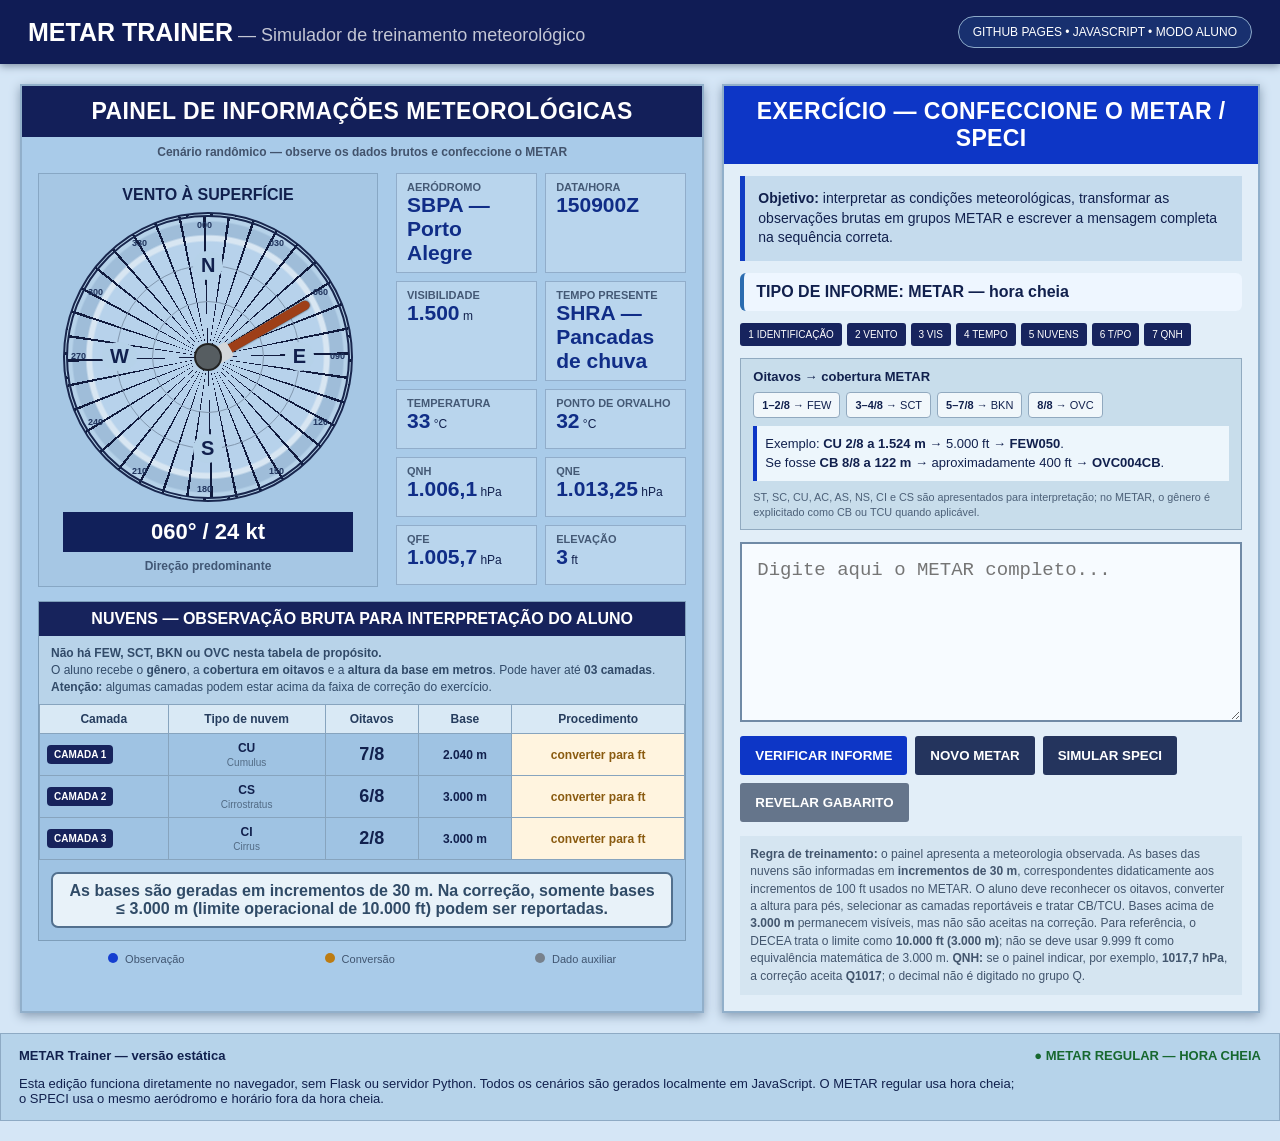
<file: index.html>
<!doctype html>
<html lang="pt-BR">
<head>
<meta charset="utf-8">
<meta name="viewport" content="width=device-width,initial-scale=1">
<title>METAR Trainer — ICEA</title>
<link rel="stylesheet" href="index.css">
</head>
<body>
<header class="top">
  <div><b>METAR TRAINER</b><span> — Simulador de treinamento meteorológico</span></div>
  <div class="badge">GITHUB PAGES • JAVASCRIPT • MODO ALUNO</div>
</header>
<main>
<section class="grid">
<article class="panel station-panel">
<div class="title">PAINEL DE INFORMAÇÕES METEOROLÓGICAS</div>
<div class="sub">Cenário randômico — observe os dados brutos e confeccione o METAR</div>
<div class="dashboard">
<div class="instrument wind"><h3>VENTO À SUPERFÍCIE</h3><div class="compass">
<div class="degree d0">000</div><div class="degree d30">030</div><div class="degree d60">060</div><div class="degree d90">090</div><div class="degree d120">120</div><div class="degree d150">150</div><div class="degree d180">180</div><div class="degree d210">210</div><div class="degree d240">240</div><div class="degree d270">270</div><div class="degree d300">300</div><div class="degree d330">330</div>
<div class="cardinal n">N</div><div class="cardinal e">E</div><div class="cardinal s">S</div><div class="cardinal w">W</div><div class="needle" id="needle"></div><div class="hub"></div></div>
<div class="readout"><b id="windRead">---</b></div><div class="variable-read" id="variableRead">Direção predominante</div></div>
<div class="cards">
<div class="metric"><span>AERÓDROMO</span><b id="airport">---</b></div><div class="metric"><span>DATA/HORA</span><b id="datetime">------Z</b></div>
<div class="metric"><span>VISIBILIDADE</span><b id="visibility">---</b><small> m</small></div><div class="metric"><span>TEMPO PRESENTE</span><b id="weather">---</b></div>
<div class="metric"><span>TEMPERATURA</span><b id="temp">---</b><small> °C</small></div><div class="metric"><span>PONTO DE ORVALHO</span><b id="dew">---</b><small> °C</small></div>
<div class="metric"><span>QNH</span><b id="qnh">---</b><small> hPa</small></div><div class="metric"><span>QNE</span><b id="qne">1013.25</b><small> hPa</small></div>
<div class="metric"><span>QFE</span><b id="qfe">---</b><small> hPa</small></div><div class="metric"><span>ELEVAÇÃO</span><b id="elevation">---</b><small> ft</small></div>
</div></div>
<div class="cloud-panel"><div class="cloud-header">NUVENS — OBSERVAÇÃO BRUTA PARA INTERPRETAÇÃO DO ALUNO</div>
<div class="cloud-help"><b>Não há FEW, SCT, BKN ou OVC nesta tabela de propósito.</b><br>O aluno recebe o <b>gênero</b>, a <b>cobertura em oitavos</b> e a <b>altura da base em metros</b>. Pode haver até <b>03 camadas</b>.<br><b>Atenção:</b> algumas camadas podem estar acima da faixa de correção do exercício.</div>
<div class="cloud-table-wrap"><table class="cloud-table"><thead><tr><th>Camada</th><th>Tipo de nuvem</th><th>Oitavos</th><th>Base</th><th>Procedimento</th></tr></thead><tbody id="cloudRows"></tbody></table></div><div id="cloudSpecial" class="cloud-special"></div></div>
<div class="legend"><span><i class="dot blue"></i> Observação</span><span><i class="dot amber"></i> Conversão</span><span><i class="dot gray"></i> Dado auxiliar</span></div>
</article>
<article class="panel exercise"><div class="title blue">EXERCÍCIO — CONFECCIONE O METAR / SPECI</div>
<div class="instruction"><b>Objetivo:</b> interpretar as condições meteorológicas, transformar as observações brutas em grupos METAR e escrever a mensagem completa na sequência correta.</div>
<div class="report-mode"><b>TIPO DE INFORME:</b> <span id="reportMode">METAR — observação regular</span></div>
<div class="sequence"><span>1 IDENTIFICAÇÃO</span><span>2 VENTO</span><span>3 VIS</span><span>4 TEMPO</span><span>5 NUVENS</span><span>6 T/PO</span><span>7 QNH</span></div>
<div class="conversion-card"><div><b>Oitavos → cobertura METAR</b></div><div class="okta-rules"><span><b>1–2/8</b> → FEW</span><span><b>3–4/8</b> → SCT</span><span><b>5–7/8</b> → BKN</span><span><b>8/8</b> → OVC</span></div><div class="conversion-example">Exemplo: <b>CU 2/8 a 1.524 m</b> → 5.000 ft → <b>FEW050</b>.<br>Se fosse <b>CB 8/8 a 122 m</b> → aproximadamente 400 ft → <b>OVC004CB</b>.</div><small>ST, SC, CU, AC, AS, NS, CI e CS são apresentados para interpretação; no METAR, o gênero é explicitado como CB ou TCU quando aplicável.</small></div>
<textarea id="answer" spellcheck="false" placeholder="Digite aqui o METAR completo..."></textarea>
<div class="actions"><button class="primary" onclick="checkAnswer()">VERIFICAR INFORME</button><button onclick="newScenario()">NOVO METAR</button><button onclick="generateSpeci()">SIMULAR SPECI</button><button class="ghost" onclick="showAnswer()">REVELAR GABARITO</button></div>
<div id="result" class="result hidden"></div><div id="speciInfo" class="training-note hidden"></div>
<div class="training-note"><b>Regra de treinamento:</b> o painel apresenta a meteorologia observada. As bases das nuvens são informadas em <b>incrementos de 30 m</b>, correspondentes didaticamente aos incrementos de 100 ft usados no METAR. O aluno deve reconhecer os oitavos, converter a altura para pés, selecionar as camadas reportáveis e tratar CB/TCU. Bases acima de <b>3.000 m</b> permanecem visíveis, mas não são aceitas na correção. Para referência, o DECEA trata o limite como <b>10.000 ft (3.000 m)</b>; não se deve usar 9.999 ft como equivalência matemática de 3.000 m. <b>QNH:</b> se o painel indicar, por exemplo, <b>1017,7 hPa</b>, a correção aceita <b>Q1017</b>; o decimal não é digitado no grupo Q.</div>
</article></section>
<section class="footer-card"><div><b>METAR Trainer — versão estática</b><p>Esta edição funciona diretamente no navegador, sem Flask ou servidor Python. Todos os cenários são gerados localmente em JavaScript. O METAR regular usa hora cheia; o SPECI usa o mesmo aeródromo e horário fora da hora cheia.</p></div><div class="status" id="status">● CENÁRIO ATIVO</div></section>
</main>
<script src="app.js"></script>
</body></n</html>
</file>
<file: index.css>
*{box-sizing:border-box}
body{margin:0;background:#d5e6f6;color:#11204d;font-family:Arial,Helvetica,sans-serif}
.top{min-height:64px;background:#101c55;color:#fff;display:flex;justify-content:space-between;align-items:center;padding:0 28px;font-size:18px;box-shadow:0 2px 8px #7c8ca0;gap:20px}.top b{font-size:25px}.top span{opacity:.75}.badge{font-size:12px;border:1px solid #8ca9c8;border-radius:20px;padding:8px 14px;background:#18306f;white-space:nowrap}
.grid{display:grid;grid-template-columns:1.12fr .88fr;gap:18px;padding:20px;max-width:1550px;margin:auto}.panel{background:#a9cbe9;border:2px solid #91afca;box-shadow:0 3px 10px #879bb1;padding:0 16px 16px}.title{margin:0 -16px 8px;padding:12px 15px;background:#131f59;color:white;text-align:center;font-size:23px;font-weight:800;letter-spacing:.4px}.title.blue{background:#0d36c6}.sub{text-align:center;font-size:12px;font-weight:bold;color:#42536c;margin:8px 0 14px}
.dashboard{display:grid;grid-template-columns:340px 1fr;gap:18px}.instrument{background:#a6c7e4;border:1px solid #87a7c4;padding:12px;text-align:center}.instrument h3{font-size:16px;margin:0 0 8px}.compass{position:relative;width:290px;height:290px;margin:auto;border-radius:50%;border:5px double #18264d;background:repeating-conic-gradient(from -2deg,#111b3e 0 1deg,transparent 1deg 10deg),radial-gradient(circle,#b7d2eb 0 58%,#d8e6f2 59% 61%,#9fbdd9 62% 68%,#b6d2e9 69%)}.compass:before,.compass:after{content:"";position:absolute;inset:17%;border:1px solid #8297ae;border-radius:50%}.compass:after{inset:30%}
.degree{position:absolute;font-size:9px;font-weight:bold;color:#21355e;z-index:2}.d0{top:3px;left:calc(50% - 11px)}.d30{top:21px;right:64px}.d60{top:70px;right:20px}.d90{right:3px;top:calc(50% - 6px)}.d120{right:20px;bottom:70px}.d150{right:64px;bottom:21px}.d180{bottom:3px;left:calc(50% - 11px)}.d210{bottom:21px;left:64px}.d240{bottom:70px;left:20px}.d270{left:3px;top:calc(50% - 6px)}.d300{top:70px;left:20px}.d330{top:21px;left:64px}
.cardinal{position:absolute;font-size:20px;font-weight:bold;background:#b6d2e9;padding:3px 8px;border-radius:50%;z-index:2}.n{top:34px;left:calc(50% - 15px)}.e{right:34px;top:calc(50% - 15px)}.s{bottom:34px;left:calc(50% - 15px)}.w{left:34px;top:calc(50% - 15px)}
.needle{position:absolute;width:9px;height:116px;left:calc(50% - 4.5px);top:28px;background:#9e3f18;border-radius:8px 8px 3px 3px;transform-origin:50% 100%;box-shadow:0 0 2px #111;z-index:3;transition:transform .55s cubic-bezier(.2,.8,.2,1)}.needle:after{content:"";position:absolute;bottom:-5px;left:-4px;width:17px;height:30px;background:#d3d7db;border-radius:3px}.hub{position:absolute;z-index:5;left:calc(50% - 14px);top:calc(50% - 14px);width:28px;height:28px;border-radius:50%;background:#565d61;border:2px solid #222}.readout{font-size:22px;background:#11205a;color:white;margin:10px 12px 0;padding:7px}.variable-read{font-size:12px;font-weight:bold;color:#415775;margin-top:7px;min-height:15px}
.cards{display:grid;grid-template-columns:1fr 1fr;gap:8px;align-content:start}.metric{background:#b9d5ed;border:1px solid #91adca;min-height:60px;padding:7px 10px}.metric span{display:block;font-size:11px;color:#445975;font-weight:bold}.metric b{font-size:21px;color:#102d87}.metric small{font-size:12px}
.cloud-panel{margin-top:14px;background:#9fc3e3;border:1px solid #7e9eba}.cloud-header{background:#17235c;color:#fff;text-align:center;padding:8px;font-weight:bold}.cloud-help{padding:9px 12px;font-size:12px;line-height:1.4;color:#314a68;background:#b8d3e9}.cloud-table-wrap{overflow-x:auto}.cloud-table{width:100%;border-collapse:collapse;font-size:12px}.cloud-table th{background:#d9e9f5;color:#263d5e;padding:7px;border:1px solid #87a4be}.cloud-table td{padding:7px;border:1px solid #87a4be;text-align:center;vertical-align:middle}.cloud-table td:first-child{text-align:left}.cloud-table td small{display:block;color:#526b85;font-size:10px;margin-top:2px}.oktas{font-size:18px}.amount{font-weight:800;background:#edf5fb;padding:4px 7px;border-radius:4px}.conversion{background:#d7e8f4}.conversion small{font-size:10px}.cloud-table code{font-size:17px;font-weight:800;background:#17235c;color:#fff;padding:5px 8px;border-radius:4px}.cloud-special{padding:12px;text-align:center}.cloud-chip{display:inline-block;background:#edf5fb;border:2px solid #5e7896;padding:8px 12px;border-radius:7px;font-weight:800}.cloud-chip.warning{border-color:#a36c18;background:#fff2d9}
.legend{display:flex;justify-content:space-around;margin-top:12px;font-size:11px;color:#405570}.dot{display:inline-block;width:10px;height:10px;border-radius:50%;margin-right:4px}.dot.blue{background:#153ed0}.dot.amber{background:#bd7c12}.dot.gray{background:#77818c}
.exercise{background:#e2eef8}.instruction{background:#c5dbed;border-left:5px solid #123dc4;padding:13px;margin:12px 0;font-size:14px;line-height:1.4}.sequence{display:flex;flex-wrap:wrap;gap:5px;margin:10px 0}.sequence span{background:#17245e;color:#fff;font-size:10px;padding:6px 8px;border-radius:3px}.conversion-card{background:#c8ddeb;border:1px solid #91aac0;padding:10px 12px;margin:12px 0;font-size:13px}.okta-rules{display:flex;flex-wrap:wrap;gap:6px;margin:8px 0}.okta-rules span{background:#f1f7fb;border:1px solid #91a9bf;padding:6px 8px;border-radius:4px;font-size:11px}.conversion-card small{color:#4c6078}
textarea{width:100%;height:180px;resize:vertical;border:2px solid #708aa6;background:#f7fbff;padding:15px;font-family:monospace;font-size:19px;color:#10204c;outline:none}textarea:focus{border-color:#153ed0}.actions{display:flex;gap:8px;flex-wrap:wrap;margin-top:10px}button{border:0;background:#24345d;color:#fff;padding:12px 15px;font-weight:bold;cursor:pointer;border-radius:3px}button:hover{filter:brightness(1.08)}button.primary{background:#0d36c6}button.ghost{background:#65758b}.result{margin-top:12px;padding:12px;border:2px solid #7b91a8;background:#f5f9fc;font-family:monospace;line-height:1.5}.result.ok{border-color:#23713b;background:#e4f5e9}.result.bad{border-color:#a64b3b;background:#fff0ed}.hidden{display:none}.answer-key{display:inline-block;margin-top:5px;padding:8px;background:#fff;border:1px solid #c0ccd7;font-size:18px;word-break:break-word}.training-note{margin-top:14px;background:#d5e5f1;padding:10px;font-size:12px;color:#42556d;line-height:1.45}.footer-card{max-width:1510px;margin:0 auto 20px;background:#b6d3ea;border:1px solid #8eaac4;padding:14px 18px;display:flex;justify-content:space-between;gap:20px;font-size:13px}.footer-card p{margin-bottom:0}.status{font-weight:bold;white-space:nowrap;color:#17682f}
@media(max-width:1120px){.grid{grid-template-columns:1fr}.dashboard{grid-template-columns:1fr}.compass{width:270px;height:270px}}
@media(max-width:620px){.top{padding:12px 14px;flex-direction:column;align-items:flex-start}.badge{align-self:flex-start}.grid{padding:10px}.panel{padding:0 10px 12px}.title{margin:0 -10px 8px;font-size:18px}.cards{grid-template-columns:1fr}.compass{width:250px;height:250px}.cloud-table{min-width:760px}}
.layer-badge{display:inline-block;background:#17235c;color:#fff;padding:4px 7px;border-radius:4px;font-size:10px;font-weight:800}.hint-cell{color:#8a5b10;font-weight:700;background:#fff4df}.conversion-example{margin:8px 0;padding:8px;background:#edf6fc;border-left:4px solid #0d36c6;line-height:1.5}

.cloud-chip.neutral{border-color:#52708e;background:#e8f2f9;color:#304b67}
.report-mode{margin:12px 0;padding:10px 12px;border-left:4px solid #2b6cb0;background:#eef6ff;border-radius:6px}.report-mode span{font-weight:800}.hidden{display:none}
</file>
